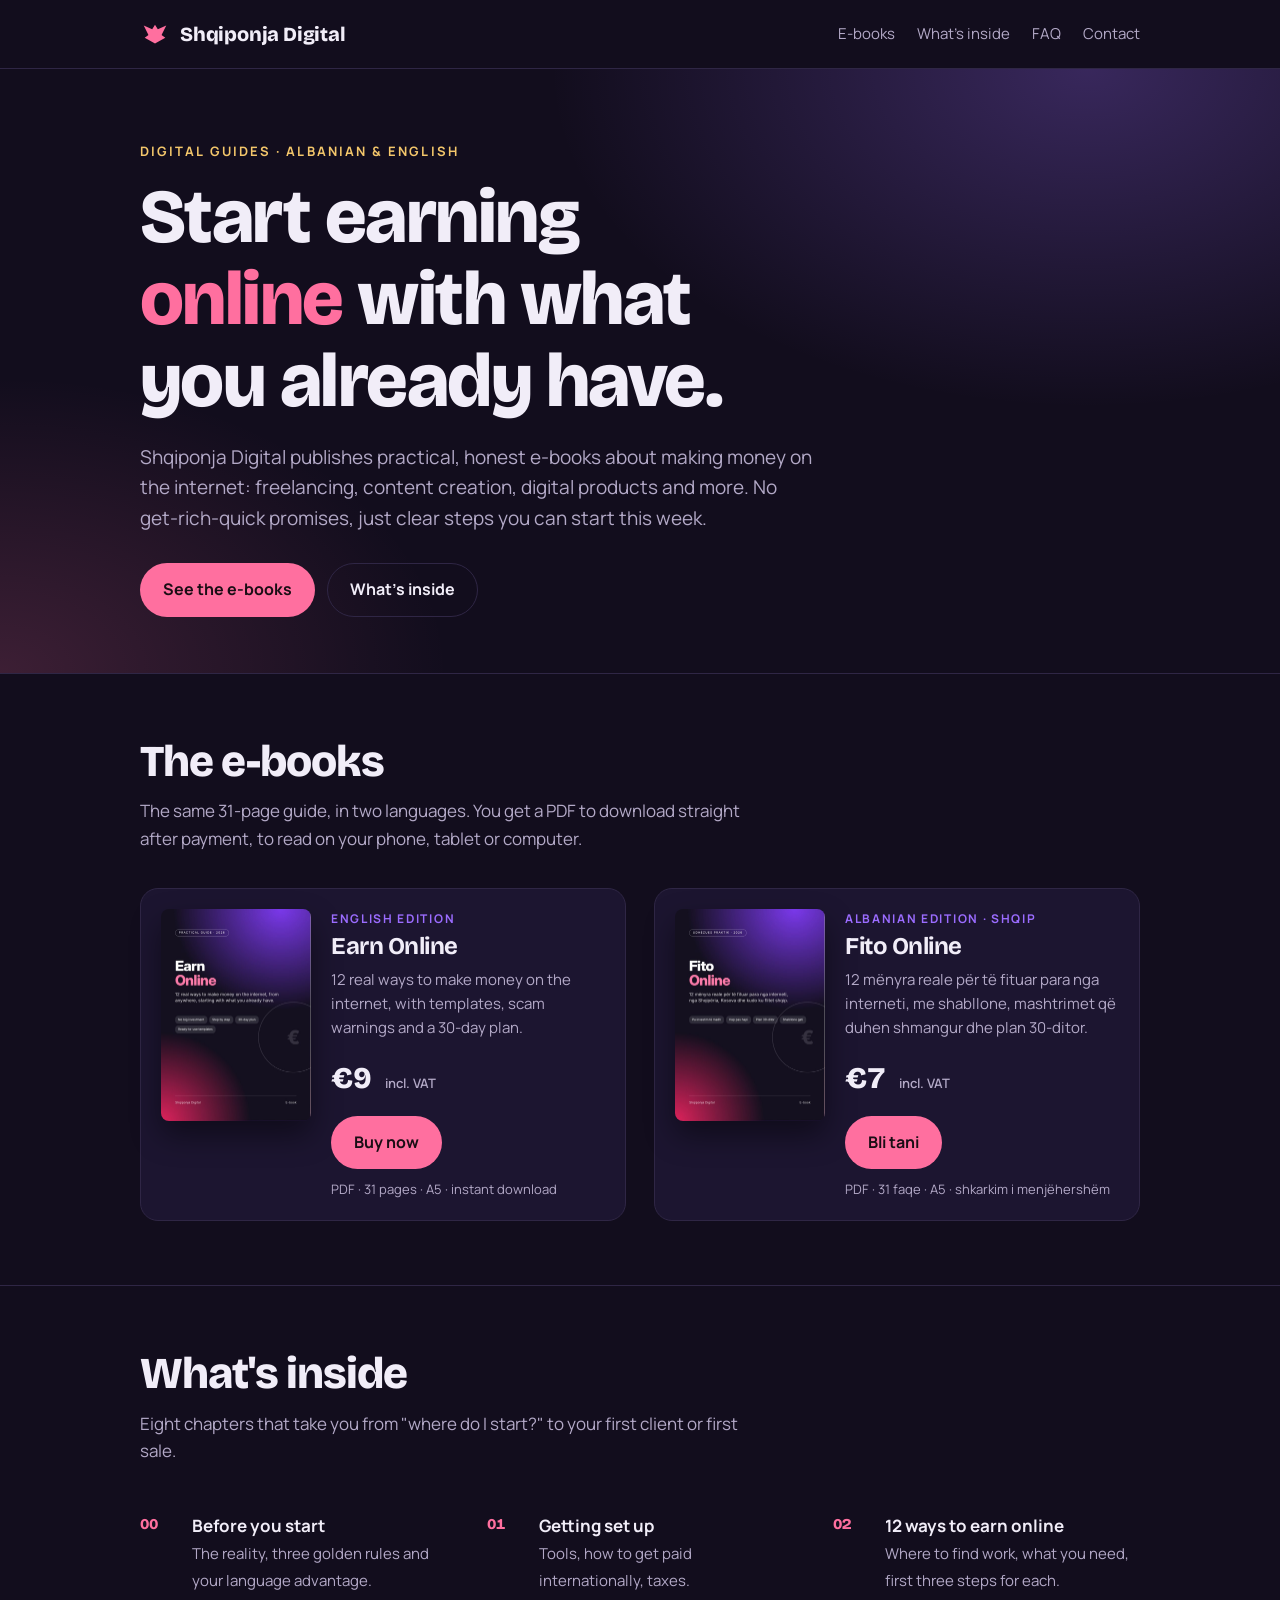
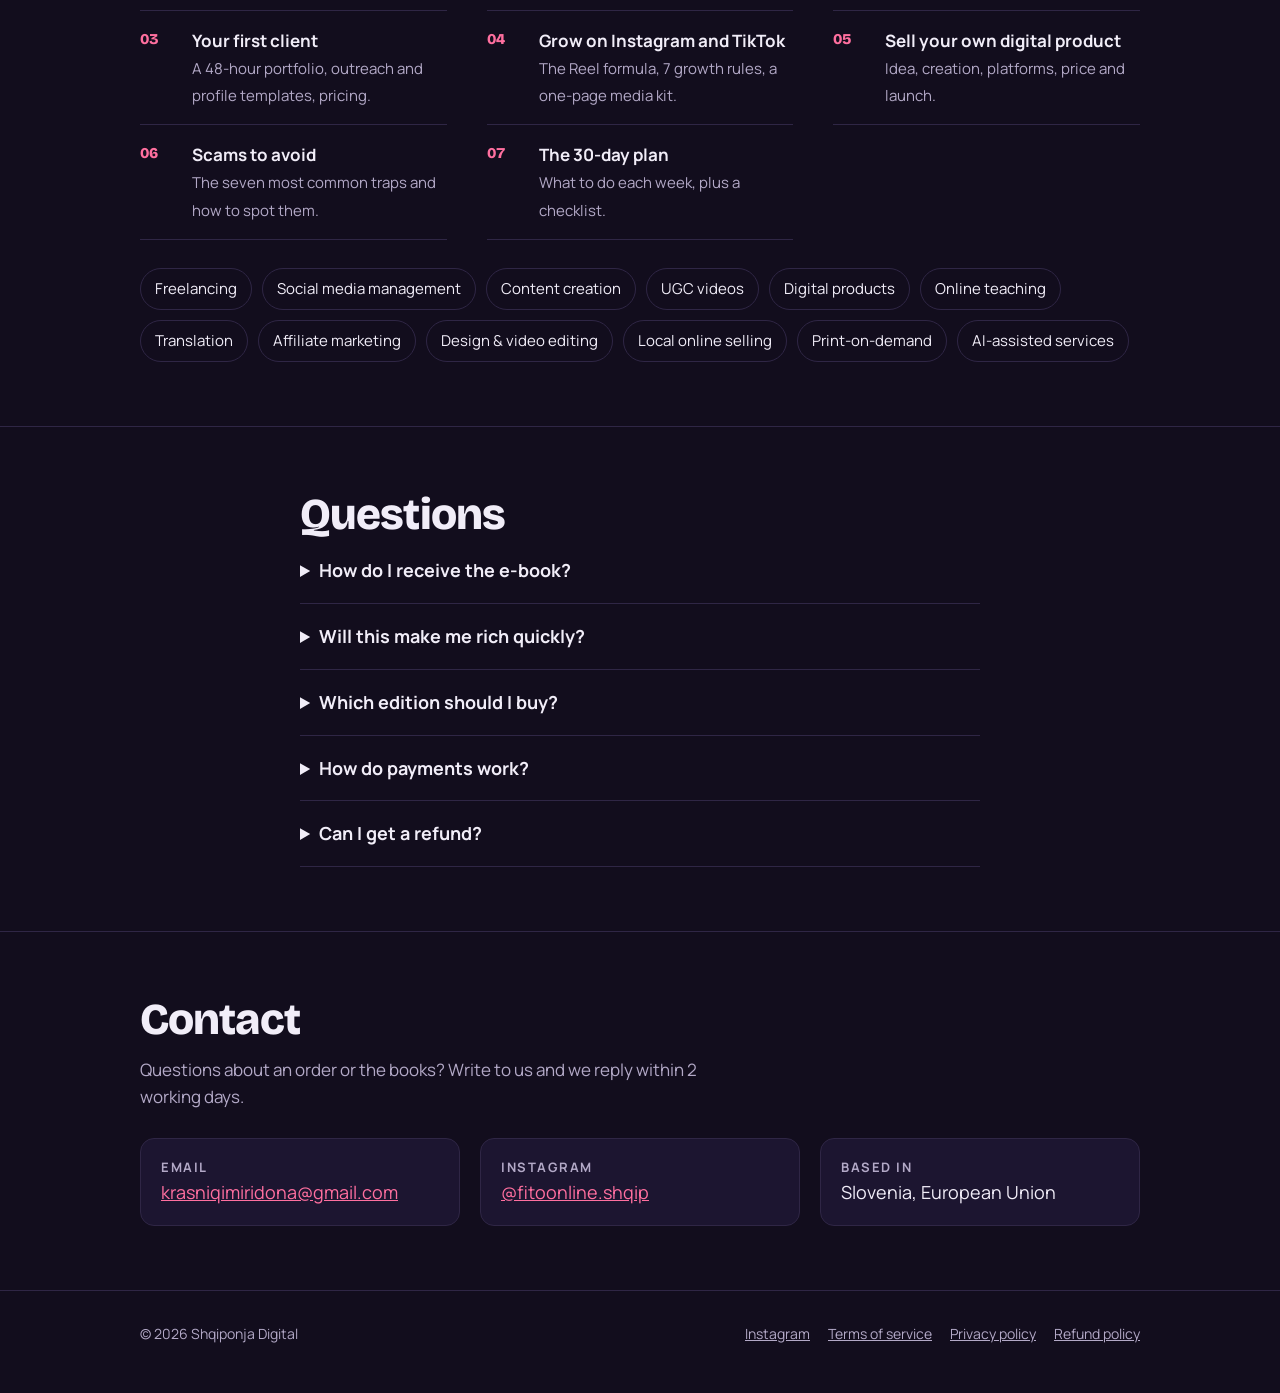
<file: index.html>
<!doctype html>
<html lang="en">
<head>
<meta charset="utf-8">
<meta name="viewport" content="width=device-width, initial-scale=1, viewport-fit=cover">
<title>Shqiponja Digital</title>
<meta name="description" content="Practical e-books in Albanian and English on earning money online. Instant PDF download.">
<link rel="preconnect" href="https://fonts.googleapis.com">
<link rel="preconnect" href="https://fonts.gstatic.com" crossorigin>
<link rel="stylesheet" href="https://fonts.googleapis.com/css2?family=Bricolage+Grotesque:opsz,wght@12..96,700;12..96,800&family=Manrope:wght@400;600;700&display=swap">
<link rel="stylesheet" href="style.css">
<link rel="icon" href="data:image/svg+xml,%3Csvg xmlns='http://www.w3.org/2000/svg' viewBox='0 0 32 32'%3E%3Cpath d='M16 6l3 5 9-4-5 10 4 3-11 6-11-6 4-3-5-10 9 4z' fill='%23ff6f9f'/%3E%3C/svg%3E">
</head>
<body>

<header class="top">
  <div class="wrap">
    <a class="brand" href="./">
      <svg viewBox="0 0 32 32" aria-hidden="true"><path d="M16 6l3 5 9-4-5 10 4 3-11 6-11-6 4-3-5-10 9 4z" fill="#ff6f9f"/></svg>
      Shqiponja Digital
    </a>
    <nav class="nav" aria-label="Main">
      <a href="#books">E-books</a>
      <a href="#inside">What's inside</a>
      <a href="#faq">FAQ</a>
      <a href="#contact">Contact</a>
    </nav>
  </div>
</header>

<main>
  <div class="hero">
    <div class="wrap">
      <div class="eyebrow">Digital guides · Albanian &amp; English</div>
      <h1>Start earning <em>online</em> with what you already have.</h1>
      <p>Shqiponja Digital publishes practical, honest e-books about making money on the internet: freelancing, content creation, digital products and more. No get-rich-quick promises, just clear steps you can start this week.</p>
      <div class="actions">
        <a class="btn primary" href="#books">See the e-books</a>
        <a class="btn ghost" href="#inside">What's inside</a>
      </div>
    </div>
  </div>

  <section id="books">
    <div class="wrap">
      <h2>The e-books</h2>
      <p class="lead">The same 31-page guide, in two languages. You get a PDF to download straight after payment, to read on your phone, tablet or computer.</p>

      <div class="products">
        <article class="product">
          <img src="img/earn-online.jpg" alt="Cover of Earn Online" width="300" height="426">
          <div>
            <div class="lang">English edition</div>
            <h3>Earn Online</h3>
            <p>12 real ways to make money on the internet, with templates, scam warnings and a 30-day plan.</p>
            <div class="price">€9 <small>incl. VAT</small></div>
            <a class="btn primary" href="https://payhip.com/b/OnUK2" data-buy="earn-online" target="_blank" rel="noopener">Buy now</a>
            <div class="specs">PDF · 31 pages · A5 · instant download</div>
          </div>
        </article>

        <article class="product">
          <img src="img/fito-online.jpg" alt="Cover of Fito Online" width="300" height="426">
          <div>
            <div class="lang">Albanian edition · Shqip</div>
            <h3>Fito Online</h3>
            <p>12 mënyra reale për të fituar para nga interneti, me shabllone, mashtrimet që duhen shmangur dhe plan 30-ditor.</p>
            <div class="price">€7 <small>incl. VAT</small></div>
            <a class="btn primary" href="https://payhip.com/b/XbZU1" data-buy="fito-online" target="_blank" rel="noopener">Bli tani</a>
            <div class="specs">PDF · 31 faqe · A5 · shkarkim i menjëhershëm</div>
          </div>
        </article>
      </div>
    </div>
  </section>

  <section id="inside">
    <div class="wrap">
      <h2>What's inside</h2>
      <p class="lead">Eight chapters that take you from "where do I start?" to your first client or first sale.</p>
      <ul class="toc">
        <li><span class="ch">00</span><div><b>Before you start</b><span>The reality, three golden rules and your language advantage.</span></div></li>
        <li><span class="ch">01</span><div><b>Getting set up</b><span>Tools, how to get paid internationally, taxes.</span></div></li>
        <li><span class="ch">02</span><div><b>12 ways to earn online</b><span>Where to find work, what you need, first three steps for each.</span></div></li>
        <li><span class="ch">03</span><div><b>Your first client</b><span>A 48-hour portfolio, outreach and profile templates, pricing.</span></div></li>
        <li><span class="ch">04</span><div><b>Grow on Instagram and TikTok</b><span>The Reel formula, 7 growth rules, a one-page media kit.</span></div></li>
        <li><span class="ch">05</span><div><b>Sell your own digital product</b><span>Idea, creation, platforms, price and launch.</span></div></li>
        <li><span class="ch">06</span><div><b>Scams to avoid</b><span>The seven most common traps and how to spot them.</span></div></li>
        <li><span class="ch">07</span><div><b>The 30-day plan</b><span>What to do each week, plus a checklist.</span></div></li>
      </ul>
      <div class="methods" aria-label="The 12 methods covered">
        <span>Freelancing</span><span>Social media management</span><span>Content creation</span><span>UGC videos</span>
        <span>Digital products</span><span>Online teaching</span><span>Translation</span><span>Affiliate marketing</span>
        <span>Design &amp; video editing</span><span>Local online selling</span><span>Print-on-demand</span><span>AI-assisted services</span>
      </div>
    </div>
  </section>

  <section id="faq">
    <div class="wrap narrow">
      <h2>Questions</h2>
      <details>
        <summary>How do I receive the e-book?</summary>
        <p>Right after payment you get a download link on screen and by email. The file is a PDF that opens on any phone, tablet or computer.</p>
      </details>
      <details>
        <summary>Will this make me rich quickly?</summary>
        <p>No, and we won't pretend it will. The book gives you realistic methods and a clear plan. Your results depend on the work you put in.</p>
      </details>
      <details>
        <summary>Which edition should I buy?</summary>
        <p>The content is the same. Choose the language you read most comfortably.</p>
      </details>
      <details>
        <summary>How do payments work?</summary>
        <p>Orders are handled by Payhip and paid through PayPal. You can pay with a PayPal account or with a debit or credit card, no PayPal account needed. We never see your card details.</p>
      </details>
      <details>
        <summary>Can I get a refund?</summary>
        <p>If the file doesn't work or you didn't receive it, contact us within 14 days and we'll fix it or refund you. See the <a href="refund.html">refund policy</a>.</p>
      </details>
    </div>
  </section>

  <section id="contact">
    <div class="wrap">
      <h2>Contact</h2>
      <p class="lead">Questions about an order or the books? Write to us and we reply within 2 working days.</p>
      <div class="contact">
        <div><b>Email</b><a href="mailto:krasniqimiridona@gmail.com">krasniqimiridona@gmail.com</a></div>
        <div><b>Instagram</b><a href="https://www.instagram.com/fitoonline.shqip/" target="_blank" rel="noopener">@fitoonline.shqip</a></div>
        <div><b>Based in</b><span>Slovenia, European Union</span></div>
      </div>
    </div>
  </section>
</main>

<footer>
  <div class="wrap">
    <span>© 2026 Shqiponja Digital</span>
    <nav aria-label="Legal"><a href="https://www.instagram.com/fitoonline.shqip/" target="_blank" rel="noopener">Instagram</a>
      <a href="terms.html">Terms of service</a>
      <a href="privacy.html">Privacy policy</a>
      <a href="refund.html">Refund policy</a>
    </nav>
  </div>
</footer>

</body>
</html>
</file>
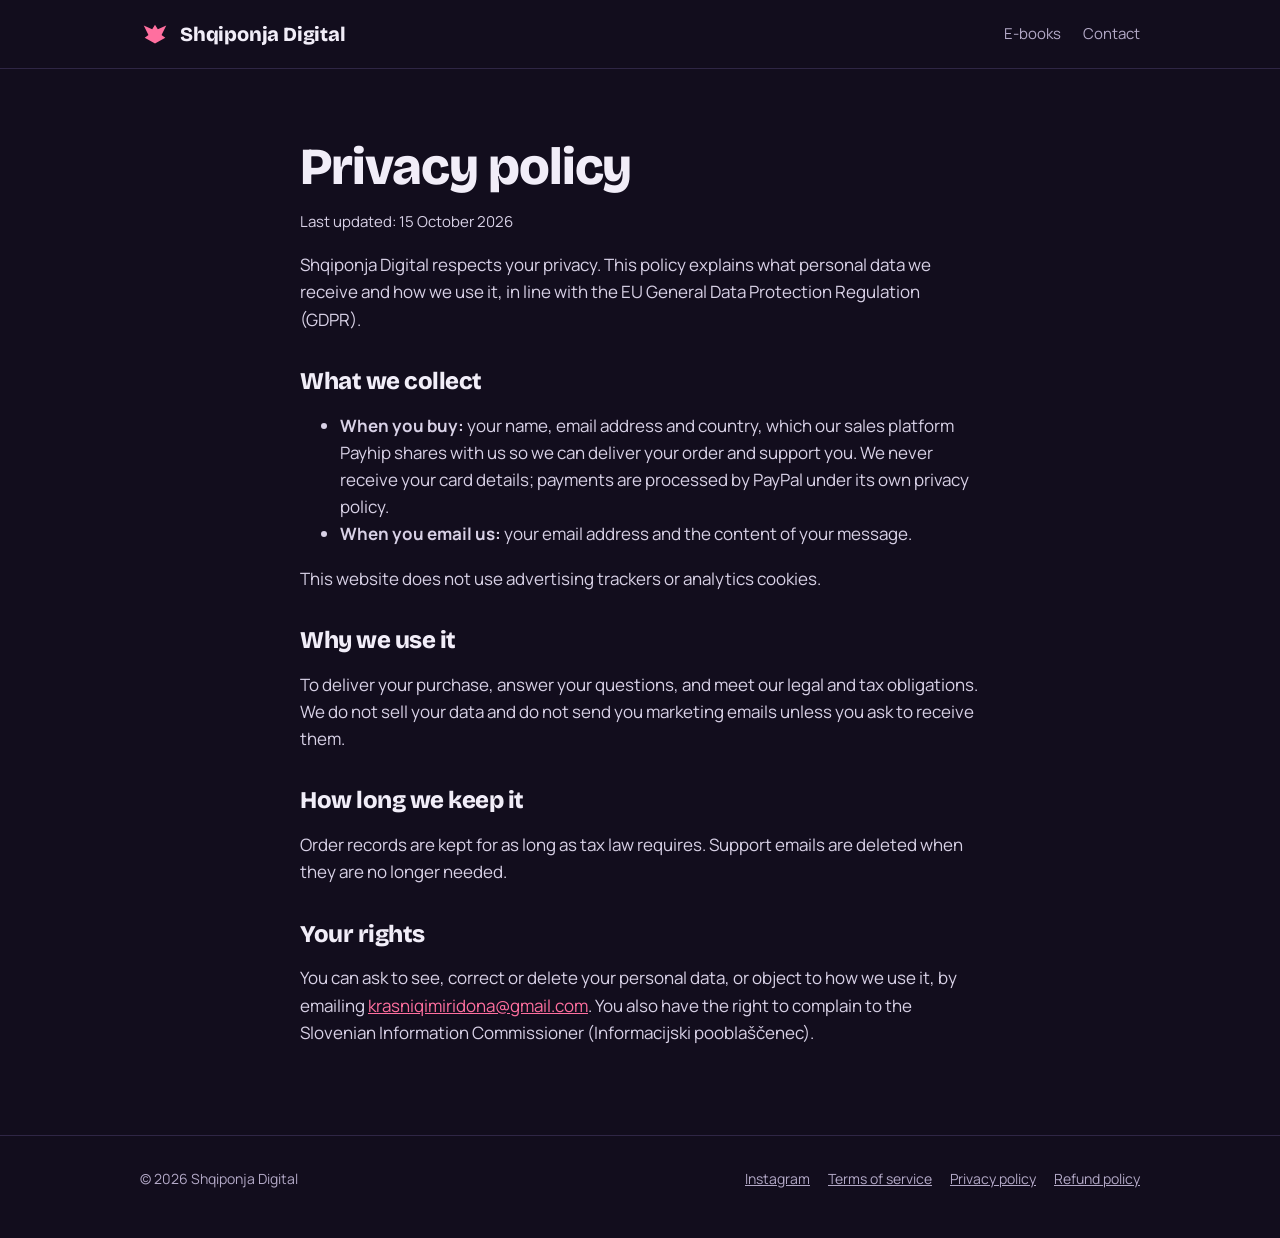
<file: privacy.html>
<!doctype html>
<html lang="en">
<head>
<meta charset="utf-8">
<meta name="viewport" content="width=device-width, initial-scale=1, viewport-fit=cover">
<title>Privacy policy · Shqiponja Digital</title>
<link rel="preconnect" href="https://fonts.googleapis.com">
<link rel="preconnect" href="https://fonts.gstatic.com" crossorigin>
<link rel="stylesheet" href="https://fonts.googleapis.com/css2?family=Bricolage+Grotesque:opsz,wght@12..96,700;12..96,800&family=Manrope:wght@400;600;700&display=swap">
<link rel="stylesheet" href="style.css">
<link rel="icon" href="data:image/svg+xml,%3Csvg xmlns='http://www.w3.org/2000/svg' viewBox='0 0 32 32'%3E%3Cpath d='M16 6l3 5 9-4-5 10 4 3-11 6-11-6 4-3-5-10 9 4z' fill='%23ff6f9f'/%3E%3C/svg%3E">
</head>
<body>
<header class="top">
  <div class="wrap">
    <a class="brand" href="./">
      <svg viewBox="0 0 32 32" aria-hidden="true"><path d="M16 6l3 5 9-4-5 10 4 3-11 6-11-6 4-3-5-10 9 4z" fill="#ff6f9f"/></svg>
      Shqiponja Digital
    </a>
    <nav class="nav" aria-label="Main"><a href="./#books">E-books</a><a href="./#contact">Contact</a></nav>
  </div>
</header>
<main class="legal">
  <div class="wrap narrow">
    <h1>Privacy policy</h1>
    <p class="updated">Last updated: 15 October 2026</p>

    <p>Shqiponja Digital respects your privacy. This policy explains what personal data we receive and how we use it, in line with the EU General Data Protection Regulation (GDPR).</p>
    <h2>What we collect</h2>
    <ul>
      <li><strong>When you buy:</strong> your name, email address and country, which our sales platform Payhip shares with us so we can deliver your order and support you. We never receive your card details; payments are processed by PayPal under its own privacy policy.</li>
      <li><strong>When you email us:</strong> your email address and the content of your message.</li>
    </ul>
    <p>This website does not use advertising trackers or analytics cookies.</p>
    <h2>Why we use it</h2>
    <p>To deliver your purchase, answer your questions, and meet our legal and tax obligations. We do not sell your data and do not send you marketing emails unless you ask to receive them.</p>
    <h2>How long we keep it</h2>
    <p>Order records are kept for as long as tax law requires. Support emails are deleted when they are no longer needed.</p>
    <h2>Your rights</h2>
    <p>You can ask to see, correct or delete your personal data, or object to how we use it, by emailing <a href="mailto:krasniqimiridona@gmail.com">krasniqimiridona@gmail.com</a>. You also have the right to complain to the Slovenian Information Commissioner (Informacijski pooblaščenec).</p>

  </div>
</main>
<footer>
  <div class="wrap">
    <span>© 2026 Shqiponja Digital</span>
    <nav aria-label="Legal"><a href="https://www.instagram.com/fitoonline.shqip/" target="_blank" rel="noopener">Instagram</a><a href="terms.html">Terms of service</a><a href="privacy.html">Privacy policy</a><a href="refund.html">Refund policy</a></nav>
  </div>
</footer>
</body>
</html>
</file>
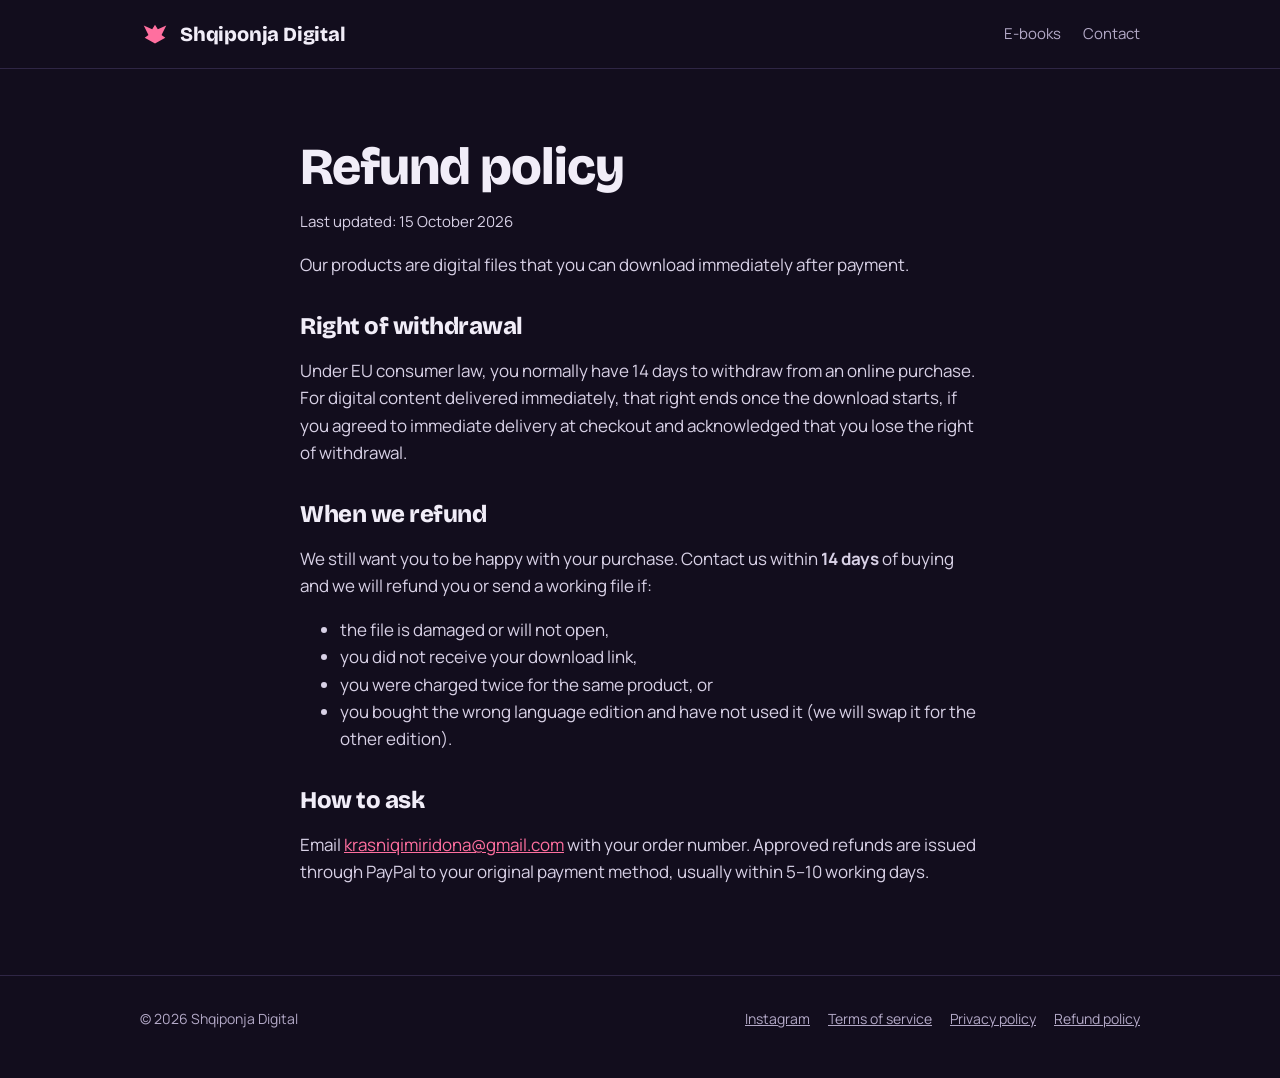
<file: refund.html>
<!doctype html>
<html lang="en">
<head>
<meta charset="utf-8">
<meta name="viewport" content="width=device-width, initial-scale=1, viewport-fit=cover">
<title>Refund policy · Shqiponja Digital</title>
<link rel="preconnect" href="https://fonts.googleapis.com">
<link rel="preconnect" href="https://fonts.gstatic.com" crossorigin>
<link rel="stylesheet" href="https://fonts.googleapis.com/css2?family=Bricolage+Grotesque:opsz,wght@12..96,700;12..96,800&family=Manrope:wght@400;600;700&display=swap">
<link rel="stylesheet" href="style.css">
<link rel="icon" href="data:image/svg+xml,%3Csvg xmlns='http://www.w3.org/2000/svg' viewBox='0 0 32 32'%3E%3Cpath d='M16 6l3 5 9-4-5 10 4 3-11 6-11-6 4-3-5-10 9 4z' fill='%23ff6f9f'/%3E%3C/svg%3E">
</head>
<body>
<header class="top">
  <div class="wrap">
    <a class="brand" href="./">
      <svg viewBox="0 0 32 32" aria-hidden="true"><path d="M16 6l3 5 9-4-5 10 4 3-11 6-11-6 4-3-5-10 9 4z" fill="#ff6f9f"/></svg>
      Shqiponja Digital
    </a>
    <nav class="nav" aria-label="Main"><a href="./#books">E-books</a><a href="./#contact">Contact</a></nav>
  </div>
</header>
<main class="legal">
  <div class="wrap narrow">
    <h1>Refund policy</h1>
    <p class="updated">Last updated: 15 October 2026</p>

    <p>Our products are digital files that you can download immediately after payment.</p>
    <h2>Right of withdrawal</h2>
    <p>Under EU consumer law, you normally have 14 days to withdraw from an online purchase. For digital content delivered immediately, that right ends once the download starts, if you agreed to immediate delivery at checkout and acknowledged that you lose the right of withdrawal.</p>
    <h2>When we refund</h2>
    <p>We still want you to be happy with your purchase. Contact us within <strong>14 days</strong> of buying and we will refund you or send a working file if:</p>
    <ul>
      <li>the file is damaged or will not open,</li>
      <li>you did not receive your download link,</li>
      <li>you were charged twice for the same product, or</li>
      <li>you bought the wrong language edition and have not used it (we will swap it for the other edition).</li>
    </ul>
    <h2>How to ask</h2>
    <p>Email <a href="mailto:krasniqimiridona@gmail.com">krasniqimiridona@gmail.com</a> with your order number. Approved refunds are issued through PayPal to your original payment method, usually within 5–10 working days.</p>

  </div>
</main>
<footer>
  <div class="wrap">
    <span>© 2026 Shqiponja Digital</span>
    <nav aria-label="Legal"><a href="https://www.instagram.com/fitoonline.shqip/" target="_blank" rel="noopener">Instagram</a><a href="terms.html">Terms of service</a><a href="privacy.html">Privacy policy</a><a href="refund.html">Refund policy</a></nav>
  </div>
</footer>
</body>
</html>
</file>
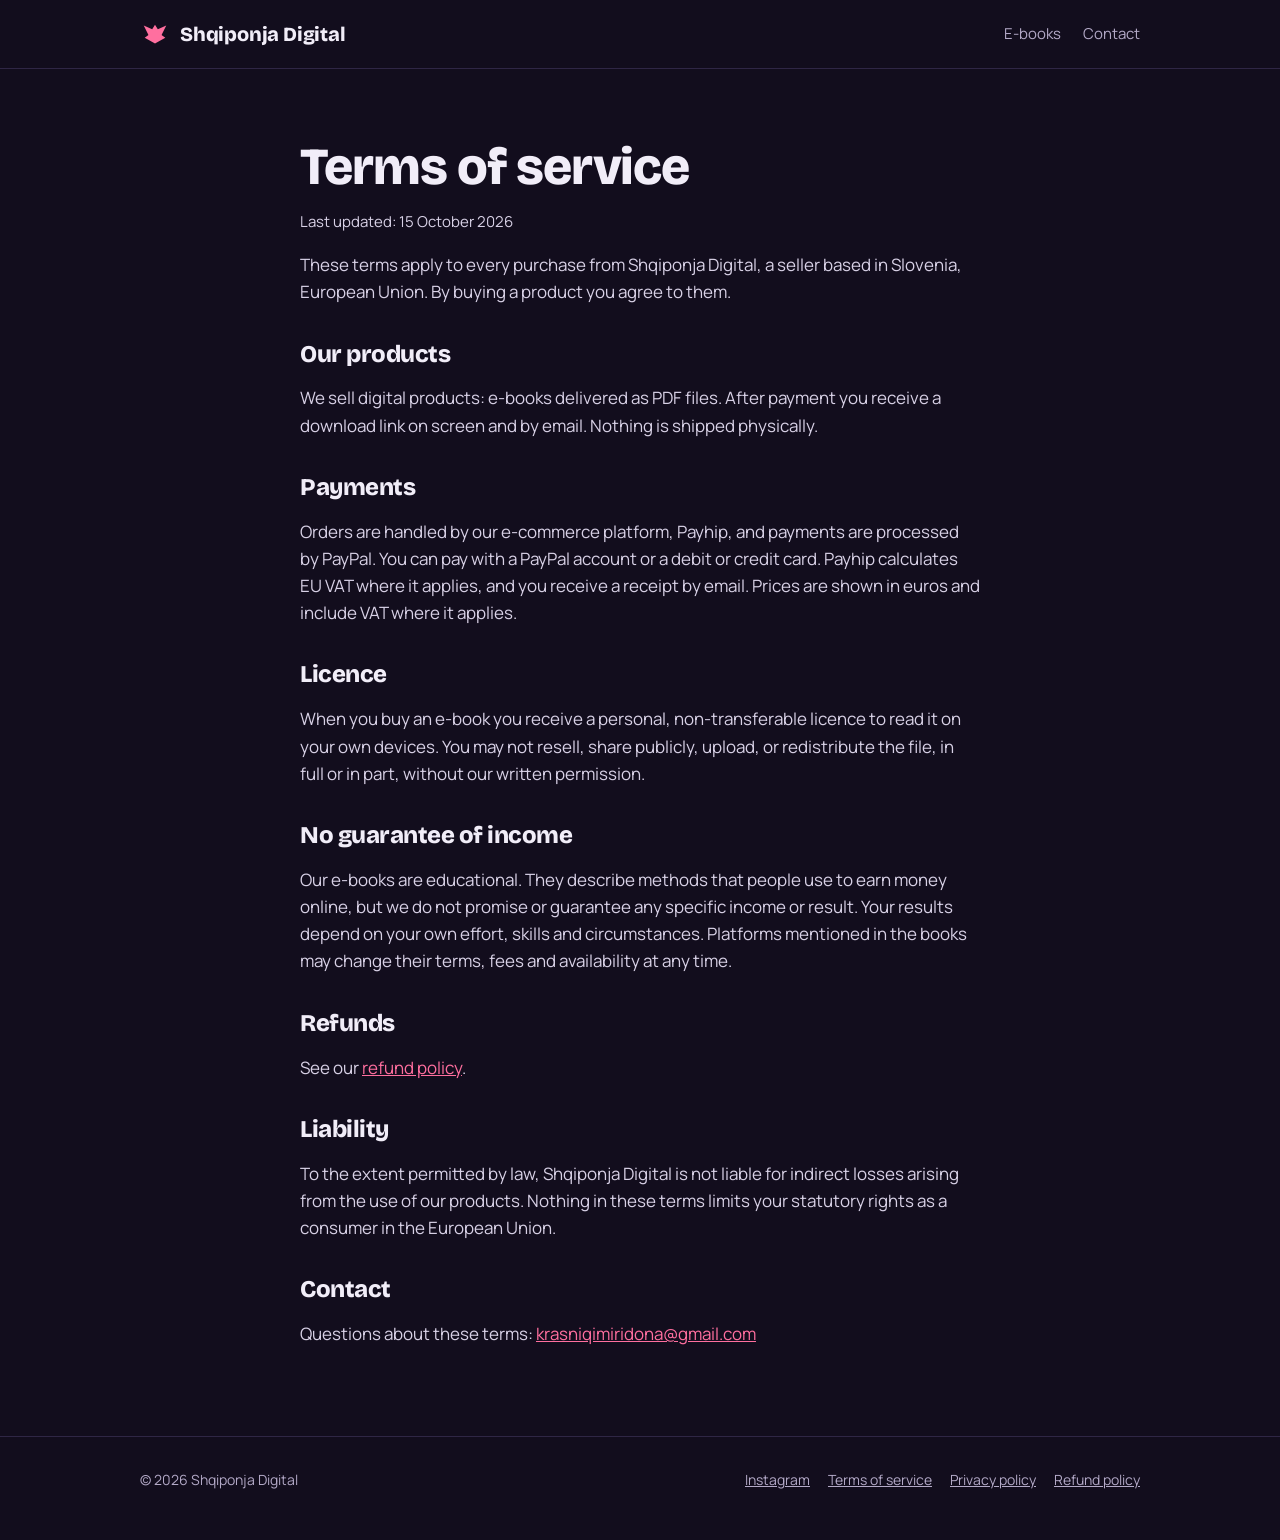
<file: terms.html>
<!doctype html>
<html lang="en">
<head>
<meta charset="utf-8">
<meta name="viewport" content="width=device-width, initial-scale=1, viewport-fit=cover">
<title>Terms of service · Shqiponja Digital</title>
<link rel="preconnect" href="https://fonts.googleapis.com">
<link rel="preconnect" href="https://fonts.gstatic.com" crossorigin>
<link rel="stylesheet" href="https://fonts.googleapis.com/css2?family=Bricolage+Grotesque:opsz,wght@12..96,700;12..96,800&family=Manrope:wght@400;600;700&display=swap">
<link rel="stylesheet" href="style.css">
<link rel="icon" href="data:image/svg+xml,%3Csvg xmlns='http://www.w3.org/2000/svg' viewBox='0 0 32 32'%3E%3Cpath d='M16 6l3 5 9-4-5 10 4 3-11 6-11-6 4-3-5-10 9 4z' fill='%23ff6f9f'/%3E%3C/svg%3E">
</head>
<body>
<header class="top">
  <div class="wrap">
    <a class="brand" href="./">
      <svg viewBox="0 0 32 32" aria-hidden="true"><path d="M16 6l3 5 9-4-5 10 4 3-11 6-11-6 4-3-5-10 9 4z" fill="#ff6f9f"/></svg>
      Shqiponja Digital
    </a>
    <nav class="nav" aria-label="Main"><a href="./#books">E-books</a><a href="./#contact">Contact</a></nav>
  </div>
</header>
<main class="legal">
  <div class="wrap narrow">
    <h1>Terms of service</h1>
    <p class="updated">Last updated: 15 October 2026</p>

    <p>These terms apply to every purchase from Shqiponja Digital, a seller based in Slovenia, European Union. By buying a product you agree to them.</p>
    <h2>Our products</h2>
    <p>We sell digital products: e-books delivered as PDF files. After payment you receive a download link on screen and by email. Nothing is shipped physically.</p>
    <h2>Payments</h2>
    <p>Orders are handled by our e-commerce platform, Payhip, and payments are processed by PayPal. You can pay with a PayPal account or a debit or credit card. Payhip calculates EU VAT where it applies, and you receive a receipt by email. Prices are shown in euros and include VAT where it applies.</p>
    <h2>Licence</h2>
    <p>When you buy an e-book you receive a personal, non-transferable licence to read it on your own devices. You may not resell, share publicly, upload, or redistribute the file, in full or in part, without our written permission.</p>
    <h2>No guarantee of income</h2>
    <p>Our e-books are educational. They describe methods that people use to earn money online, but we do not promise or guarantee any specific income or result. Your results depend on your own effort, skills and circumstances. Platforms mentioned in the books may change their terms, fees and availability at any time.</p>
    <h2>Refunds</h2>
    <p>See our <a href="refund.html">refund policy</a>.</p>
    <h2>Liability</h2>
    <p>To the extent permitted by law, Shqiponja Digital is not liable for indirect losses arising from the use of our products. Nothing in these terms limits your statutory rights as a consumer in the European Union.</p>
    <h2>Contact</h2>
    <p>Questions about these terms: <a href="mailto:krasniqimiridona@gmail.com">krasniqimiridona@gmail.com</a></p>

  </div>
</main>
<footer>
  <div class="wrap">
    <span>© 2026 Shqiponja Digital</span>
    <nav aria-label="Legal"><a href="https://www.instagram.com/fitoonline.shqip/" target="_blank" rel="noopener">Instagram</a><a href="terms.html">Terms of service</a><a href="privacy.html">Privacy policy</a><a href="refund.html">Refund policy</a></nav>
  </div>
</footer>
</body>
</html>
</file>
<file: style.css>
/* Layout: one narrow reading column; products sit side by side on wide screens, stacked on phones.
   Look: the night-sky purple and rose of the book covers, single dark theme on purpose. */
:root {
  --night: #120d1d;
  --night-2: #1c1530;
  --line: #2f2645;
  --text: #f1edf8;
  --muted: #b3a9c7;
  --rose: #ff6f9f;
  --violet: #9b6cff;
  --gold: #f4c76b;
  --display: "Bricolage Grotesque", "Segoe UI", system-ui, sans-serif;
  --body: "Manrope", "Segoe UI", system-ui, sans-serif;
  color-scheme: dark;
}
* { box-sizing: border-box; }
html { scroll-behavior: smooth; }
@media (prefers-reduced-motion: reduce) { html { scroll-behavior: auto; } }
body {
  margin: 0;
  background: var(--night);
  color: var(--text);
  font-family: var(--body);
  font-size: 17px;
  line-height: 1.6;
}
img { max-width: 100%; display: block; }
a { color: var(--rose); }
a:focus-visible, .btn:focus-visible { outline: 2px solid var(--gold); outline-offset: 3px; }

.wrap {
  max-width: 1040px;
  margin: 0 auto;
  padding-left: max(20px, env(safe-area-inset-left, 0px));
  padding-right: max(20px, env(safe-area-inset-right, 0px));
}
.narrow { max-width: 720px; }

/* header */
.top { border-bottom: 1px solid var(--line); }
.top .wrap { display: flex; align-items: center; justify-content: space-between; gap: 16px; padding-block: 18px; flex-wrap: wrap; }
.brand { display: flex; align-items: center; gap: 10px; text-decoration: none; color: var(--text);
  font-family: var(--display); font-weight: 800; font-size: 20px; letter-spacing: -0.01em; }
.brand svg { width: 30px; height: 30px; }
.nav { display: flex; gap: 22px; font-size: 15px; flex-wrap: wrap; }
.nav a { color: var(--muted); text-decoration: none; }
.nav a:hover { color: var(--text); }

/* hero */
.hero { padding-block: 72px 56px;
  background: radial-gradient(60% 80% at 85% 0%, rgba(155,108,255,.28), transparent 70%),
              radial-gradient(50% 70% at 0% 100%, rgba(255,111,159,.18), transparent 70%); }
.eyebrow { font-size: 13px; font-weight: 700; letter-spacing: .16em; text-transform: uppercase; color: var(--gold); }
h1, h2, h3 { font-family: var(--display); line-height: 1.08; letter-spacing: -0.02em; text-wrap: balance; margin: 0; }
h1 { font-size: clamp(40px, 7vw, 76px); font-weight: 800; margin-top: 14px; max-width: 14ch; }
h1 em { font-style: normal; color: var(--rose); }
.hero p { font-size: 19px; color: var(--muted); max-width: 56ch; margin: 20px 0 0; }
.hero .actions { display: flex; gap: 12px; flex-wrap: wrap; margin-top: 30px; }

.btn { display: inline-flex; align-items: center; gap: 8px; padding: 13px 22px; border-radius: 999px;
  font-weight: 700; font-size: 16px; text-decoration: none; border: 1px solid transparent; }
.btn.primary { background: var(--rose); color: #1a0d14; }
.btn.primary:hover { background: #ff8db3; }
.btn.ghost { border-color: var(--line); color: var(--text); }
.btn.ghost:hover { border-color: var(--muted); }

/* sections */
section { padding-block: 64px; border-top: 1px solid var(--line); }
h2 { font-size: clamp(30px, 4.5vw, 44px); font-weight: 800; }
.lead { color: var(--muted); max-width: 60ch; margin: 12px 0 0; }

/* products */
.products { display: grid; grid-template-columns: repeat(auto-fit, minmax(280px, 1fr)); gap: 28px; margin-top: 36px; }
.product { display: grid; grid-template-columns: 150px 1fr; gap: 20px; align-items: start;
  background: var(--night-2); border: 1px solid var(--line); border-radius: 18px; padding: 20px; }
.product img { width: 100%; height: auto; border-radius: 8px; box-shadow: 0 14px 30px rgba(0,0,0,.45); }
.product > div { min-width: 0; }
.product .lang { font-size: 12px; font-weight: 700; letter-spacing: .14em; text-transform: uppercase; color: var(--violet); }
.product h3 { font-size: 24px; margin-top: 6px; }
.product p { color: var(--muted); font-size: 15px; margin: 8px 0 0; }
.price { font-family: var(--display); font-size: 30px; font-weight: 800; margin-top: 14px; font-variant-numeric: tabular-nums; }
.price small { font-family: var(--body); font-size: 13px; font-weight: 600; color: var(--muted); margin-left: 6px; }
.product .btn { margin-top: 14px; }
.specs { font-size: 13px; color: var(--muted); margin-top: 10px; }
@media (max-width: 460px) { .product { grid-template-columns: 1fr; } .product img { max-width: 170px; } }

.bundle { margin-top: 28px; display: flex; justify-content: space-between; align-items: center; gap: 16px; flex-wrap: wrap;
  border: 1px dashed var(--gold); border-radius: 18px; padding: 20px 24px; }
.bundle b { font-family: var(--display); font-size: 20px; }
.bundle span { color: var(--muted); }

/* contents list */
.toc { display: grid; grid-template-columns: repeat(auto-fit, minmax(260px, 1fr)); gap: 0 40px; margin: 32px 0 0; padding: 0; list-style: none; }
.toc li { display: grid; grid-template-columns: 44px 1fr; gap: 8px; padding: 16px 0; border-bottom: 1px solid var(--line); }
.toc .ch { font-family: var(--display); font-weight: 800; color: var(--rose); font-variant-numeric: tabular-nums; }
.toc b { display: block; }
.toc span { color: var(--muted); font-size: 15px; }

/* methods chips */
.methods { display: flex; flex-wrap: wrap; gap: 10px; margin-top: 28px; }
.methods span { border: 1px solid var(--line); border-radius: 999px; padding: 8px 14px; font-size: 15px; }

/* faq */
details { border-bottom: 1px solid var(--line); padding: 18px 0; }
summary { cursor: pointer; font-weight: 700; font-size: 18px; }
details p { color: var(--muted); margin: 10px 0 0; }

/* contact */
.contact { display: grid; grid-template-columns: repeat(auto-fit, minmax(240px, 1fr)); gap: 20px; margin-top: 28px; }
.contact div { background: var(--night-2); border: 1px solid var(--line); border-radius: 14px; padding: 18px 20px; min-width: 0; }
.contact b { display: block; font-size: 13px; letter-spacing: .12em; text-transform: uppercase; color: var(--muted); }
.contact a, .contact span { font-size: 18px; overflow-wrap: anywhere; }

/* legal pages */
.legal { padding-block: 56px 72px; }
.legal h1 { font-size: clamp(34px, 5vw, 52px); max-width: none; }
.legal h2 { font-size: 24px; margin-top: 36px; }
.legal p, .legal li { color: #d8d1e6; }
.updated { color: var(--muted); font-size: 15px; }

/* footer */
footer { border-top: 1px solid var(--line); }
footer .wrap { padding-block: 32px 48px; display: flex; justify-content: space-between; gap: 16px; flex-wrap: wrap; font-size: 14px; color: var(--muted); }
footer nav { display: flex; gap: 18px; flex-wrap: wrap; }
footer a { color: var(--muted); }
</file>
